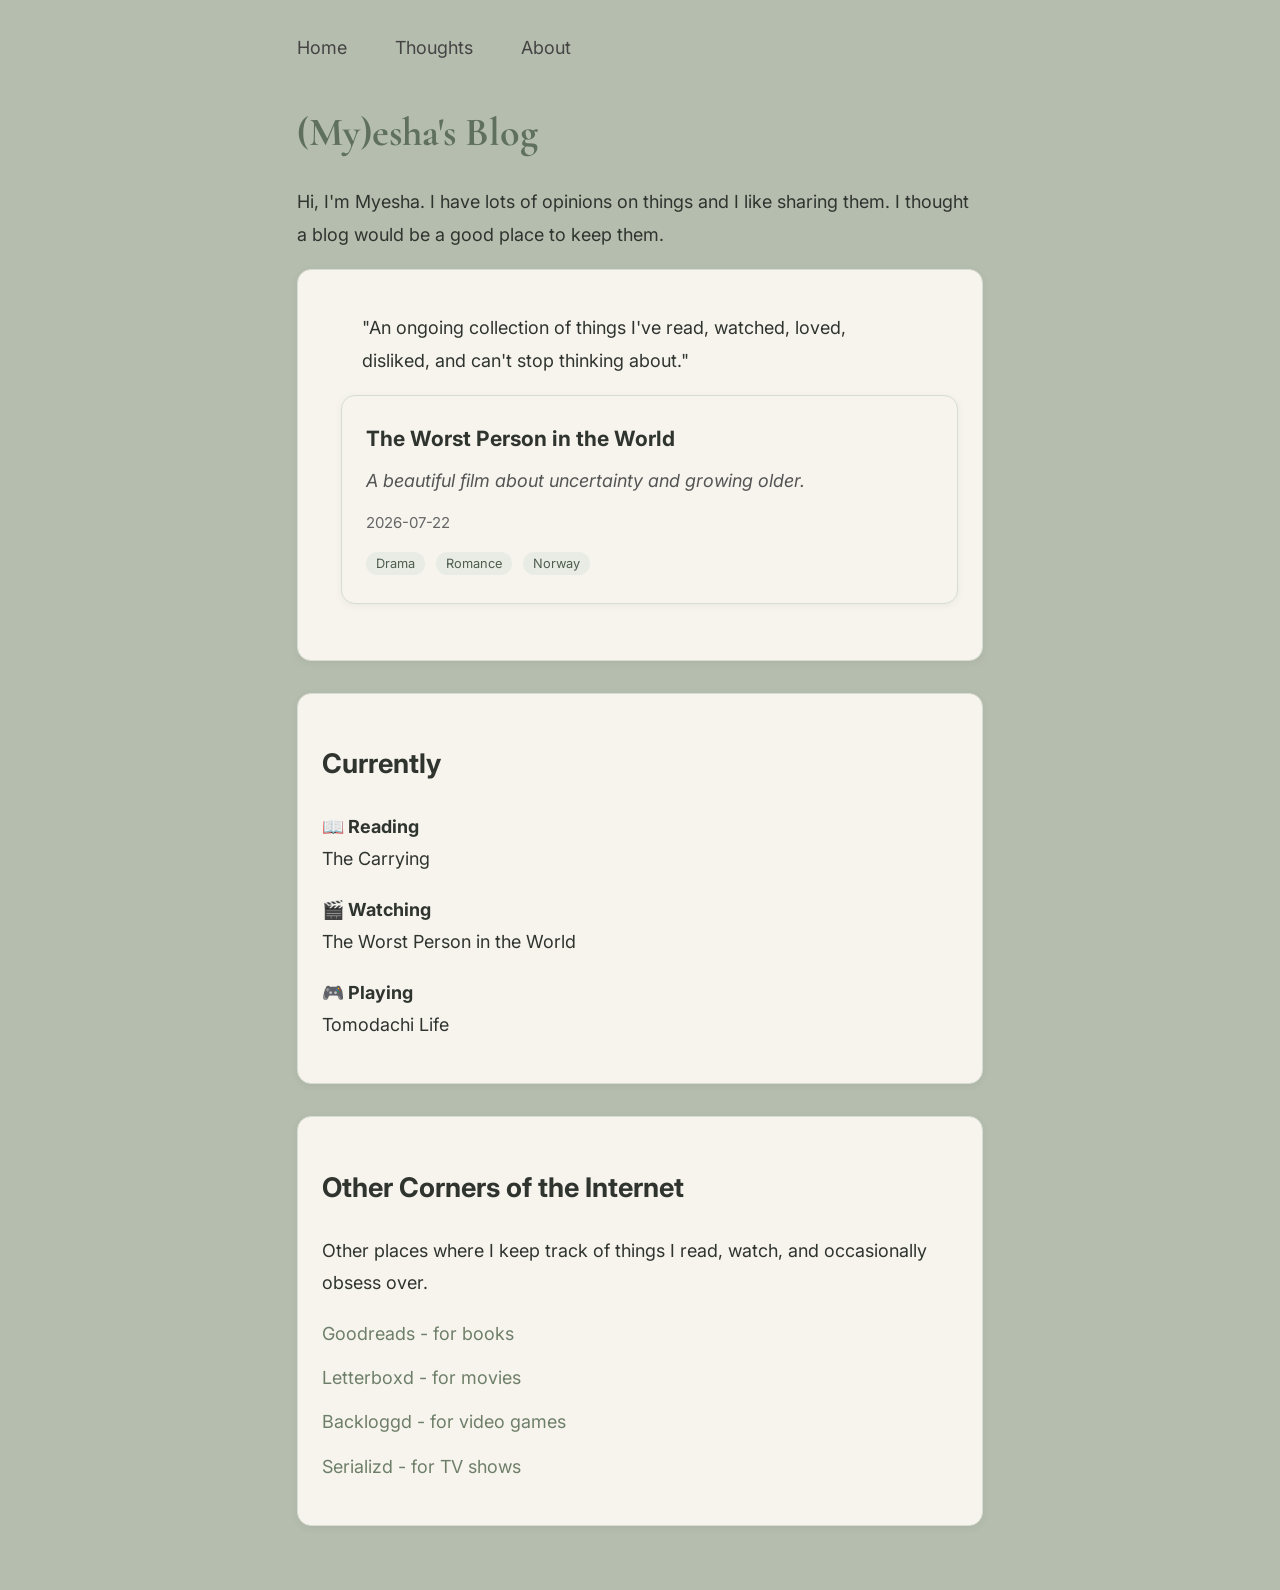
<file: index.html>
<!DOCTYPE html>
<html lang="en">

<head>
  <meta charset="UTF-8" />
  <meta name="viewport" content="width=device-width, initial-scale=1.0" />

  <title>(My)esha's Blog</title>

  <link rel="stylesheet" href="style.css">

  <link rel="preconnect" href="https://fonts.googleapis.com">
  <link rel="preconnect" href="https://fonts.gstatic.com" crossorigin>
  <link href="https://fonts.googleapis.com/css2?family=Cormorant+Garamond:wght@600;700&family=Inter:wght@400;500;600&display=swap" rel="stylesheet">
</head>

<body>

  <header>
    <nav>
      <a href="index.html">Home</a>
      <a href="thoughts.html">Thoughts</a>
      <a href="about.html">About</a>
    </nav>

    <h1>(My)esha's Blog</h1>

    <p>
      Hi, I'm Myesha. I have lots of opinions on things and I like sharing them.
      I thought a blog would be a good place to keep them.
    </p>
  </header>

  <main>

    <section>
      <blockquote>
        "An ongoing collection of things I've read,
        watched, loved, disliked, and can't stop thinking about."
      </blockquote>

      <ul id="latest-posts"></ul>
    </section>

    <section>

      <h2>Currently</h2>
    
      <div id="currently-card"></div>
    
    </section>

    <section>
      <h2>Other Corners of the Internet</h2>

      <p>
        Other places where I keep track of things I read,
        watch, and occasionally obsess over.
      </p>

      <ul class="other-links">
        <li><a href="https://www.goodreads.com/user/show/201235929">Goodreads - for books</a></li>
        <li><a href="https://boxd.it/lc8Df">Letterboxd - for movies</a></li>
        <li><a href="https://bckl.gg/uen9">Backloggd - for video games</a></li>
        <li><a href="https://srlzd.com/u/mchoud6">Serializd - for TV shows</a></li>
      </ul>
    </section>

  </main>

  <!-- ALWAYS load data first -->
  <script src="posts.js"></script>
  <script src="currently.js"></script>

  <!-- THEN logic -->
  <script src="main.js"></script>

</body>

</html>
</file>
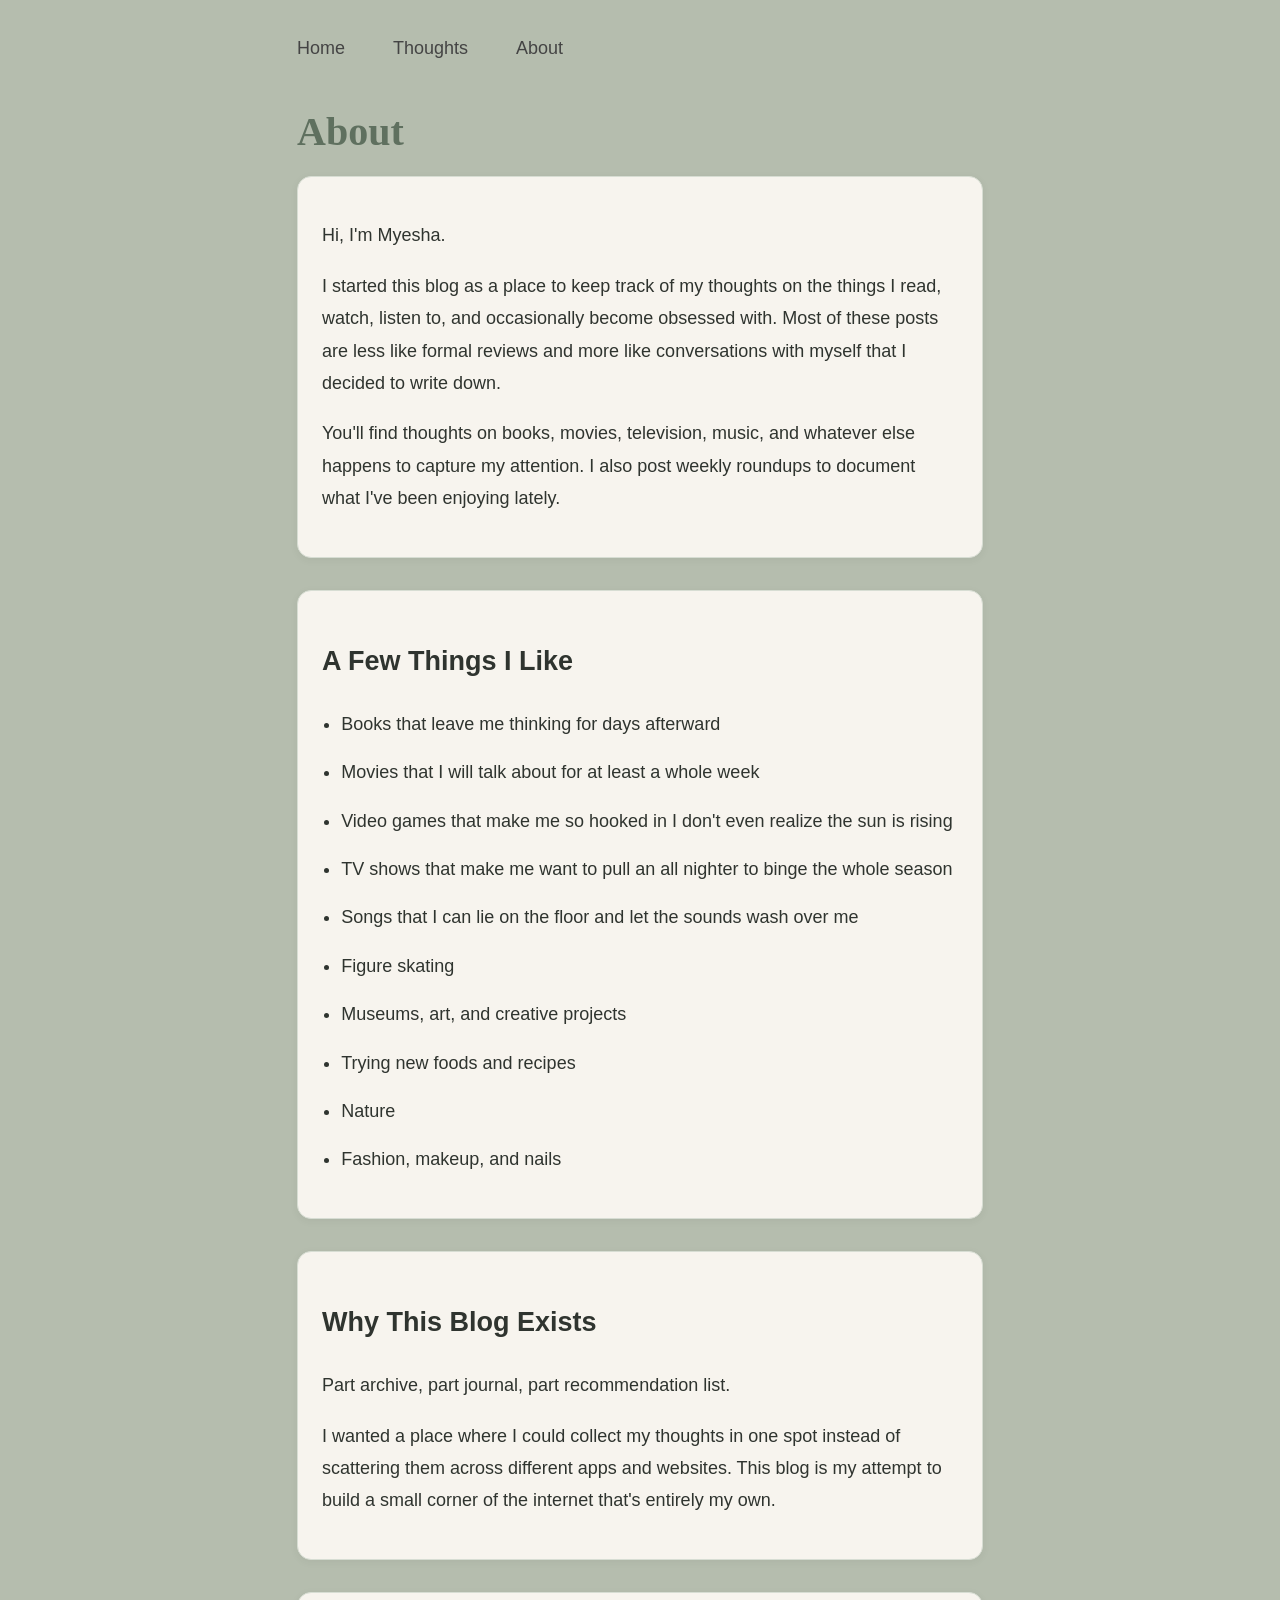
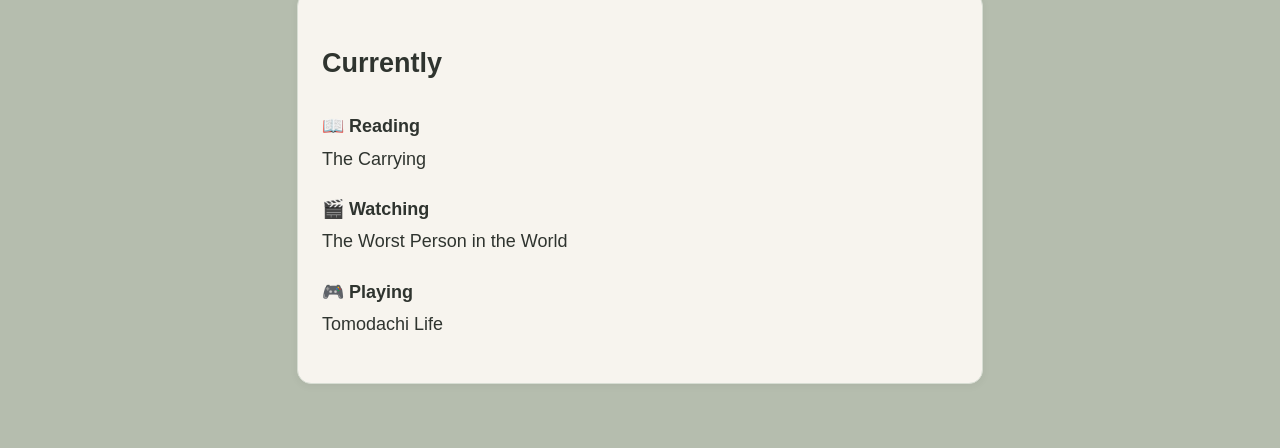
<file: about.html>
<!DOCTYPE html>
<html>
<head>
  <title>About</title>
  <link rel="stylesheet" href="style.css">
</head>
<body>

  <header>
    <nav>
      <a href="index.html">Home</a>
      <a href="thoughts.html">Thoughts</a>
      <a href="about.html">About</a>
    </nav>

    <h1>About</h1>
  </header>

<section>

<p>Hi, I'm Myesha.</p>

<p>I started this blog as a place to keep track of my thoughts on the things I read, watch, listen to, and occasionally become obsessed with. Most of these posts are less like formal reviews and more like conversations with myself that I decided to write down.</p>

<p>You'll find thoughts on books, movies, television, music, and whatever else happens to capture my attention. I also post weekly roundups to document what I've been enjoying lately.</p>

</section>

<section>

<h2>A Few Things I Like</h2>

<ul>
  <li>Books that leave me thinking for days afterward</li>
  <li>Movies that I will talk about for at least a whole week</li>
  <li>Video games that make me so hooked in I don't even realize the sun is rising</li>
  <li>TV shows that make me want to pull an all nighter to binge the whole season</li>
  <li>Songs that I can lie on the floor and let the sounds wash over me</li>
  <li>Figure skating</li>
  <li>Museums, art, and creative projects</li>
  <li>Trying new foods and recipes</li>
  <li>Nature</li>
  <li>Fashion, makeup, and nails</li>
</ul>

</section>

<section>

<h2>Why This Blog Exists</h2>

<p>
Part archive, part journal, part recommendation list.
</p>

<p>
I wanted a place where I could collect my thoughts in one spot instead of scattering them across different apps and websites. This blog is my attempt to build a small corner of the internet that's entirely my own.
</p>

</section>

<section>

  <h2>Currently</h2>

  <div id="currently-card"></div>

</section>

<script src="currently.js"></script>
<script src="main.js"></script>
</body>
</html>
</file>
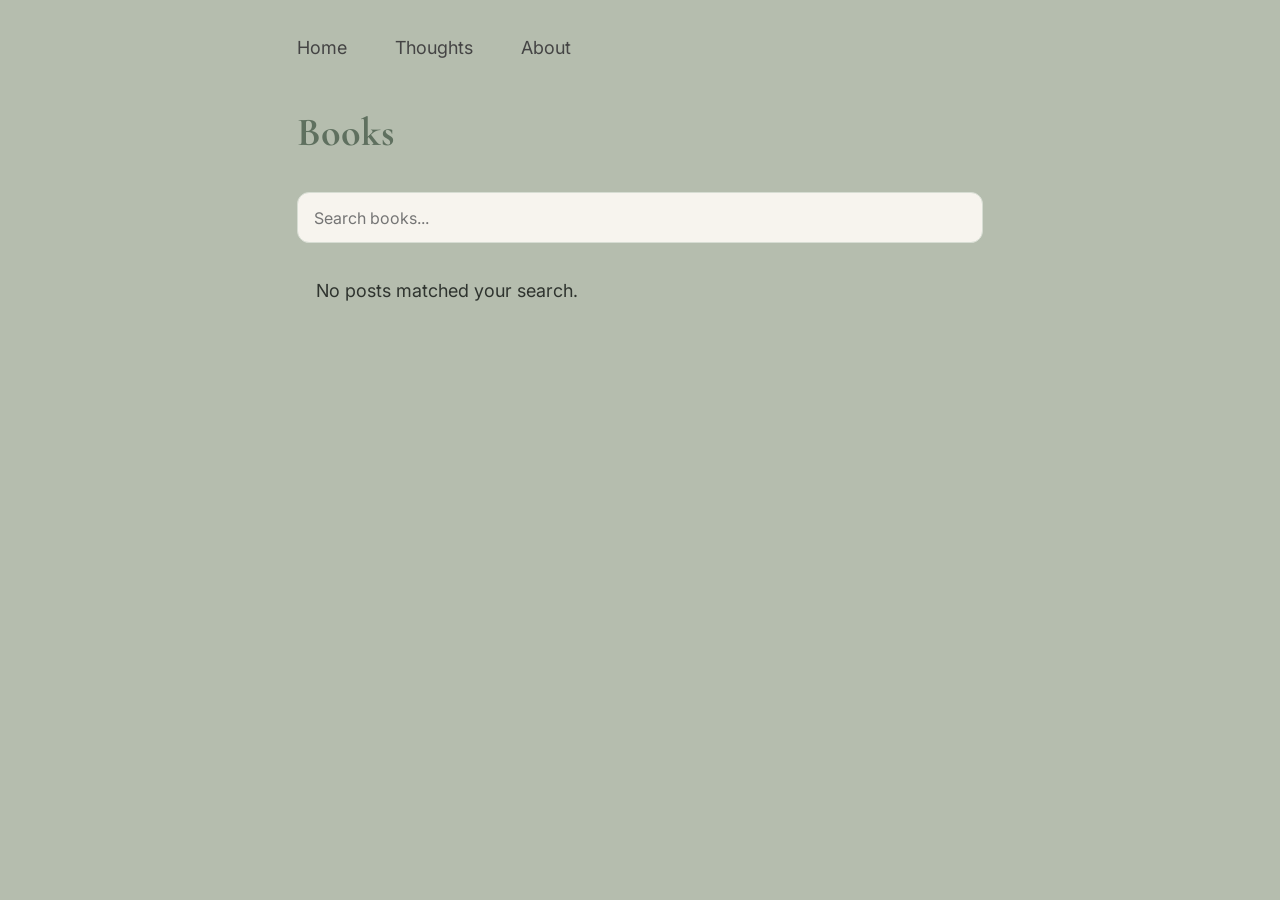
<file: books.html>
<!DOCTYPE html>
<html>
<head>
  <title>Books</title>
  <link rel="stylesheet" href="style.css">
  <link rel="preconnect" href="https://fonts.googleapis.com">
  <link rel="preconnect" href="https://fonts.gstatic.com" crossorigin>
  <link href="https://fonts.googleapis.com/css2?family=Cormorant+Garamond:wght@600;700&family=Inter:wght@400;500;600&display=swap" rel="stylesheet">
</head>

<body data-category="Book">

  <header>
    <nav>
      <a href="index.html">Home</a>
      <a href="thoughts.html">Thoughts</a>
      <a href="about.html">About</a>
    </nav>

    <h1>Books</h1>
  </header>
  <div id="active-filter"></div>
  <div class="search-container">
    <input
      type="text"
      id="search"
      placeholder="Search books..."
      autocomplete="off"
    >
  </div>

  <ul id="post-list"></ul>

  <script src="posts.js"></script>
  <script src="thoughts.js"></script>
  

</body>
</html>
</file>
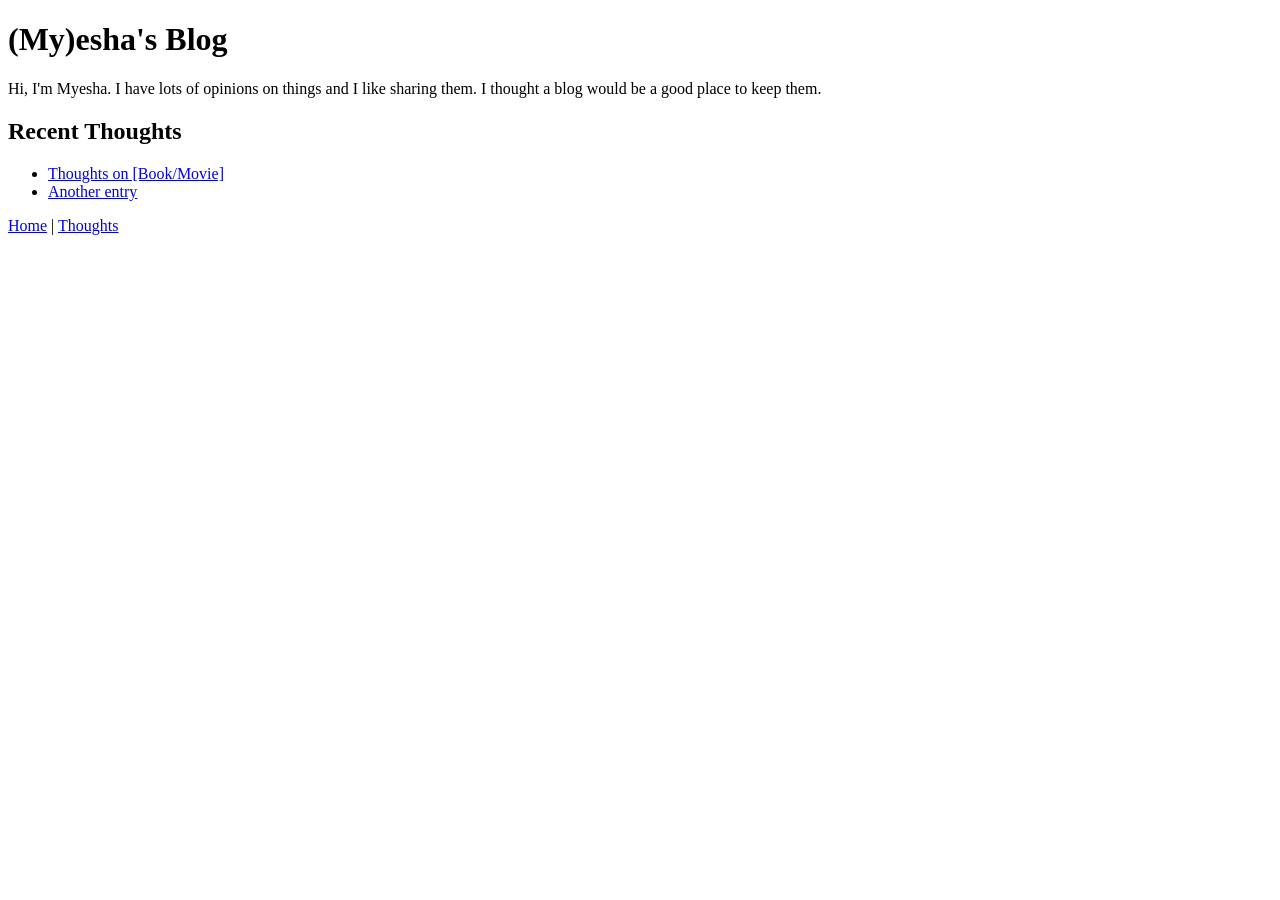
<file: home.html>
<!DOCTYPE html>
<html>
<head>
  <title>(My)esha's Blog</title>
</head>
<body>
  <h1>(My)esha's Blog</h1>

  <p>Hi, I'm Myesha. I have lots of opinions on things and I like sharing them. I thought a blog would be a good place to keep them.</p>

  <h2>Recent Thoughts</h2>
  <ul>
    <li><a href="thoughts.html">Thoughts on [Book/Movie]</a></li>
    <li><a href="thoughts.html">Another entry</a></li>
  </ul>

  <nav>
    <a href="home.html">Home</a> |
    <a href="thoughts.html">Thoughts</a>
  </nav>
</body>
</html>
</file>
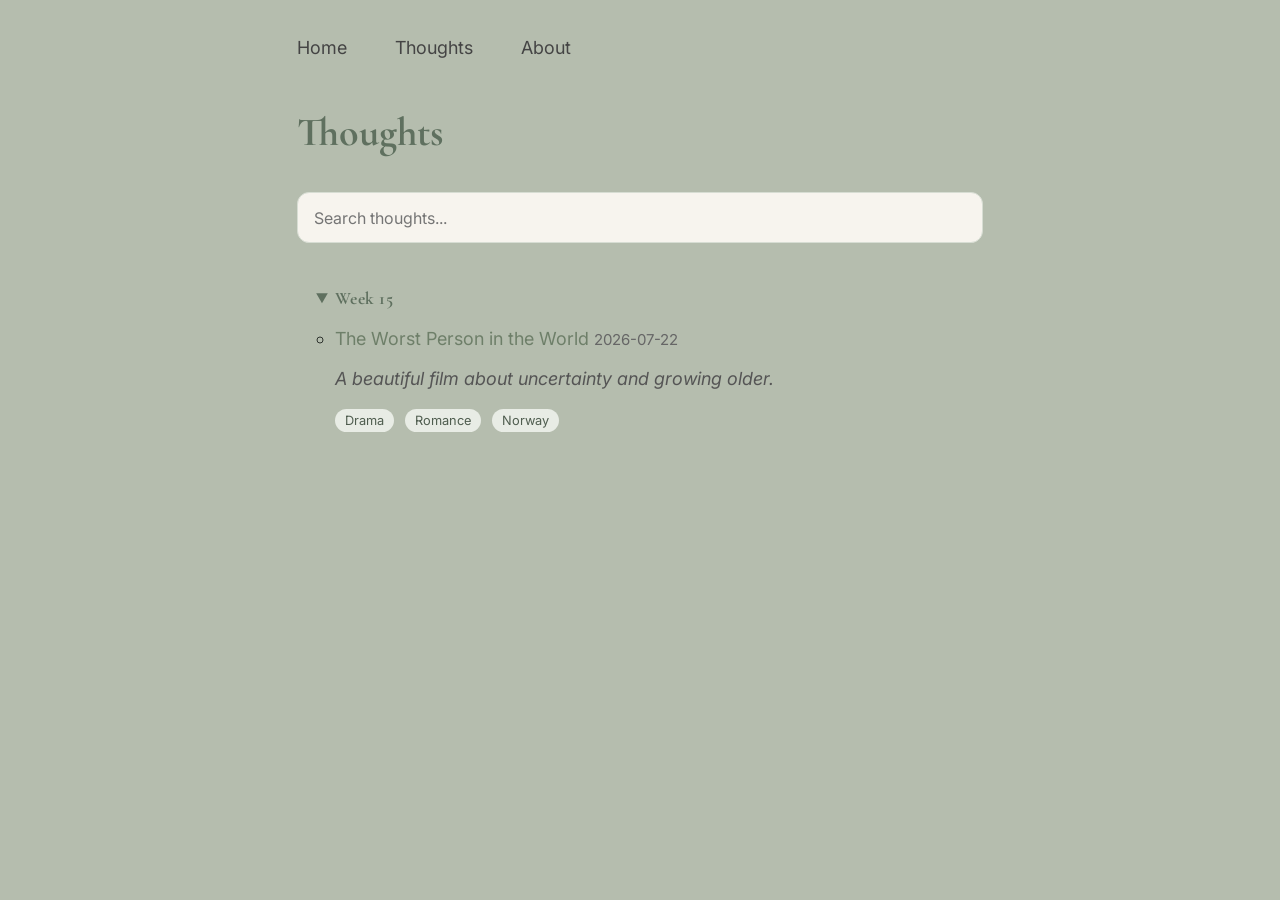
<file: thoughts.html>
<!DOCTYPE html>
<html>
<head>
  <title>Thoughts</title>
  <link rel="stylesheet" href="style.css">
  <link rel="preconnect" href="https://fonts.googleapis.com">
  <link rel="preconnect" href="https://fonts.gstatic.com" crossorigin>
  <link href="https://fonts.googleapis.com/css2?family=Cormorant+Garamond:wght@600;700&family=Inter:wght@400;500;600&display=swap" rel="stylesheet">
</head>

<body>

  <header>
    <nav>
      <a href="index.html">Home</a>
      <a href="thoughts.html">Thoughts</a>
      <a href="about.html">About</a>
    </nav>

    <h1>Thoughts</h1>
  </header>
  <div id="active-filter"></div>
  <div class="search-container">
    <input
      type="text"
      id="search"
      placeholder="Search thoughts..."
      autocomplete="off"
    >
  </div>

  <ul id="post-list"></ul>

  <script src="posts.js"></script>
  <script src="thoughts.js"></script>
  

</body>
</html>
</file>
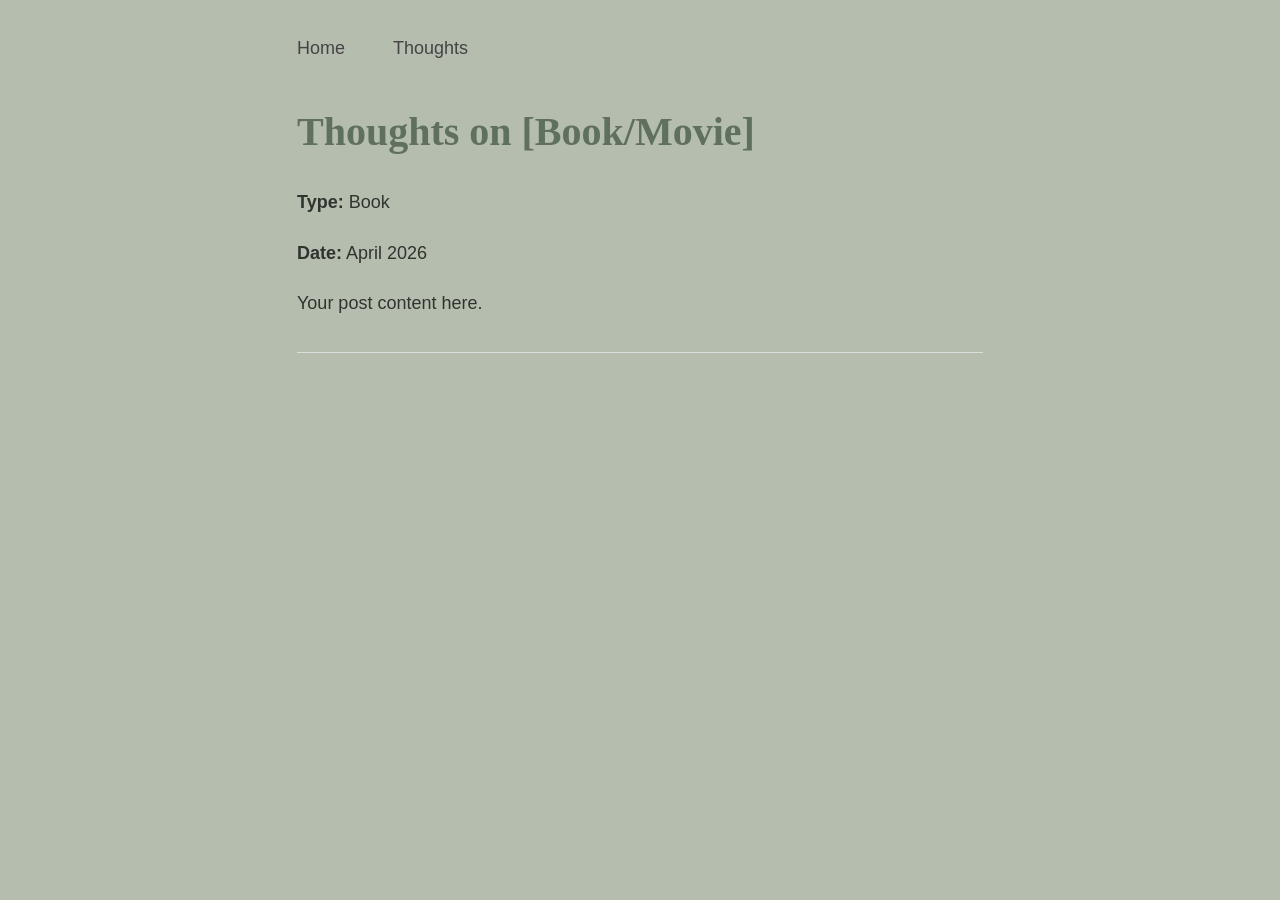
<file: posts/post1.html>
<!DOCTYPE html>
<html>
<head>
  <title>Thoughts on [Thing]</title>
  <link rel="stylesheet" href="../style.css">
</head>

<body>
  <nav>
    <a href="../index.html">Home</a> 
    <a href="../thoughts.html">Thoughts</a>
  </nav>

  <h1>Thoughts on [Book/Movie]</h1>

  <p><strong>Type:</strong> Book</p>
  <p><strong>Date:</strong> April 2026</p>

  <article>

    Your post content here.
  
  </article>

  <hr>

  
</body>
</html>
</file>
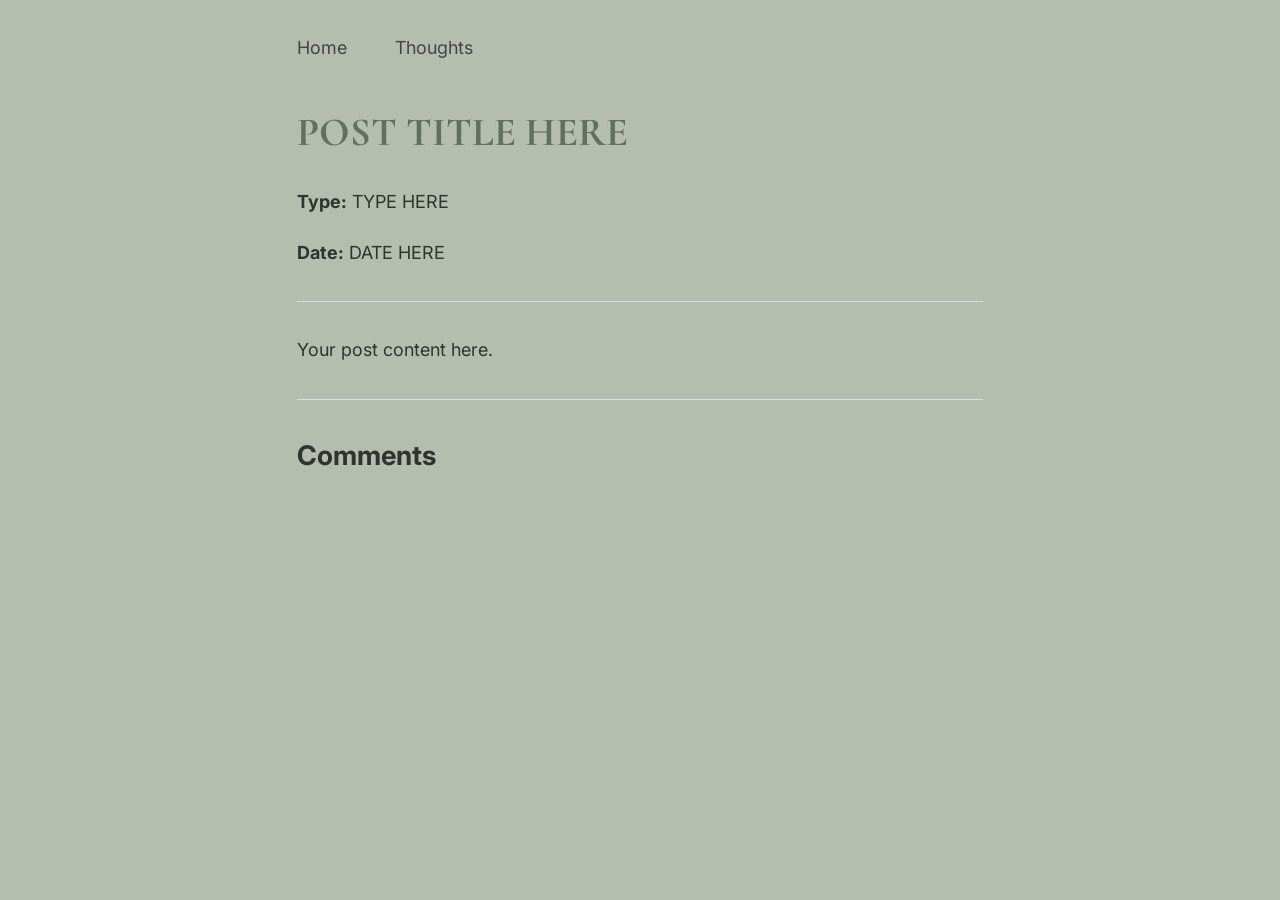
<file: posts/template.html>
<!DOCTYPE html>
<html>
<head>
  <title>POST TITLE HERE</title>
  <link rel="stylesheet" href="../style.css">
  <link rel="preconnect" href="https://fonts.googleapis.com">
  <link rel="preconnect" href="https://fonts.gstatic.com" crossorigin>
  <link href="https://fonts.googleapis.com/css2?family=Cormorant+Garamond:wght@600;700&family=Inter:wght@400;500;600&display=swap" rel="stylesheet">
</head>

<body>

  <nav>
    <a href="../index.html">Home</a> 
    <a href="../thoughts.html">Thoughts</a>
  </nav>

  <h1>POST TITLE HERE</h1>

  <p><strong>Type:</strong> TYPE HERE</p>
  <p><strong>Date:</strong> DATE HERE</p>

  <hr>

  <article>

    Your post content here.
  
  </article>
  
  <hr>
  
  <h2>Comments</h2>

</body>
</html>
</file>
<file: style.css>
/* GENERAL PAGE */

* {
  box-sizing: border-box;
}

body {
  max-width: 750px;
  margin: 0 auto;
  padding: 2rem;
  font-family: 'Inter', sans-serif;
  line-height: 1.8;
  font-size: 18px;
  background-color: #B5BDAE;
  color: #2F342F;
}

h1, summary {
  font-family: 'Cormorant Garamond', serif;
  color: #5f705f;
}

/* HEADINGS */
  
h1 {
  font-size: 2.5rem;
  margin-bottom: 0.5rem;
}

/* INTRO PARAGRAPH */
p {
  max-width: 65ch;
}

/* NAVIGATION */

nav {
  display: flex;
  gap: 2rem;
  margin-bottom: 2rem;
}
  
nav a {
  text-decoration: none;
  color: #444;
  margin-right: 1rem;
}

nav a:hover {
  text-decoration: underline;
}

/* LINKS */
a {
  color: #6E7F69;
  text-decoration: none;
  transition: color 0.2s ease;
}

a:hover {
  color: #A37B84;
  text-decoration: underline;
}

/* POST LISTS */
ul {
  padding-left: 1.2rem;
  list-style-position: outside;
}

li {
  margin-bottom: 1rem;
}

/* COLLAPSIBLE WEEK SECTIONS */ 

details {
  margin-bottom: 1.5rem;
  padding: 0.5rem 0;
}

summary {
  font-size: 1.1rem;
  font-weight: bold;
  cursor: pointer;
  margin-bottom: 0.5rem;
  letter-spacing: 0.03em;
}

summary:hover {
  opacity: 0.7;
}

/* SMALL TEXT */

small {
  color: #666;
}

/* HORIZONTAL RULE */ 

hr {
  margin: 2rem 0; 
  border: none;
  border-top: 1px solid #ddd;
}

/* CARD EFFECT */
section {
  background: #F7F4EE;
  border: 1px solid #D7DDD3;
  padding: 1.5rem;
  border-radius: 14px;
  margin-bottom: 2rem;
  box-shadow: 0 2px 8px rgba(0,0,0,0.05);
}

::selection {
  background: #dbeafe;
}

/* OTHER LINKS */
.other-links {
  list-style: none;
  padding-left: 0;
}

.other-links li {
  margin-bottom: 0.75rem;
}

/* TAGS */
.tags {
  margin-top: 0.5rem;
}

.tag {
  border: none;
  background: #E8ECE5;
  color: #4F5D4F;
  border-radius: 999px;
  padding: 4px 10px;
  margin-right: 6px;
  cursor: pointer;
  font-size: 0.8rem;
  font-family: inherit;

  transition: all .2s ease;
}

.tag:hover {
  background: #A37B84;
  color: white;
}

.excerpt {
  margin: 0.6rem 0;
  color: #555;
  font-style: italic;
  line-height: 1.6;
}

.post-preview {
  margin-bottom: 2rem;
}

.post-preview h3 {
  margin-top: 0;
  margin-bottom: 0.5rem;
}

.post-preview h3 a {
  text-decoration: none;
  color: inherit;
}

.post-preview h3 a:hover {
  color: #6f8b73;
}

/* SEARCH */

.search-container {
  margin: 1.5rem 0 2rem;
}

#search {
  width: 100%;
  padding: 0.9rem 1rem;
  font-size: 1rem;
  font-family: inherit;
  border: 1px solid #D7DDD3;
  border-radius: 12px;
  background: #F7F4EE;
  color: #2F342F;
}

#search:focus {
  outline: none;
  border-color: #6E7F69;
  box-shadow: 0 0 0 3px rgba(110,127,105,.15);
}

.filter-banner {
  display: flex;
  align-items: center;
  gap: .75rem;

  margin-bottom: 1rem;
}

.active-tag {
  display: inline-flex;
  align-items: center;
  gap: .45rem;

  border: none;
  border-radius: 999px;

  padding: .4rem .9rem;

  background: #6E7F69;
  color: white;

  font-size: .9rem;
  font-family: inherit;

  cursor: pointer;

  transition: .2s;
}

.active-tag:hover {
  background: #A37B84;
}

.remove-filter {
  font-size: 1rem;
  line-height: 1;
}
</file>
